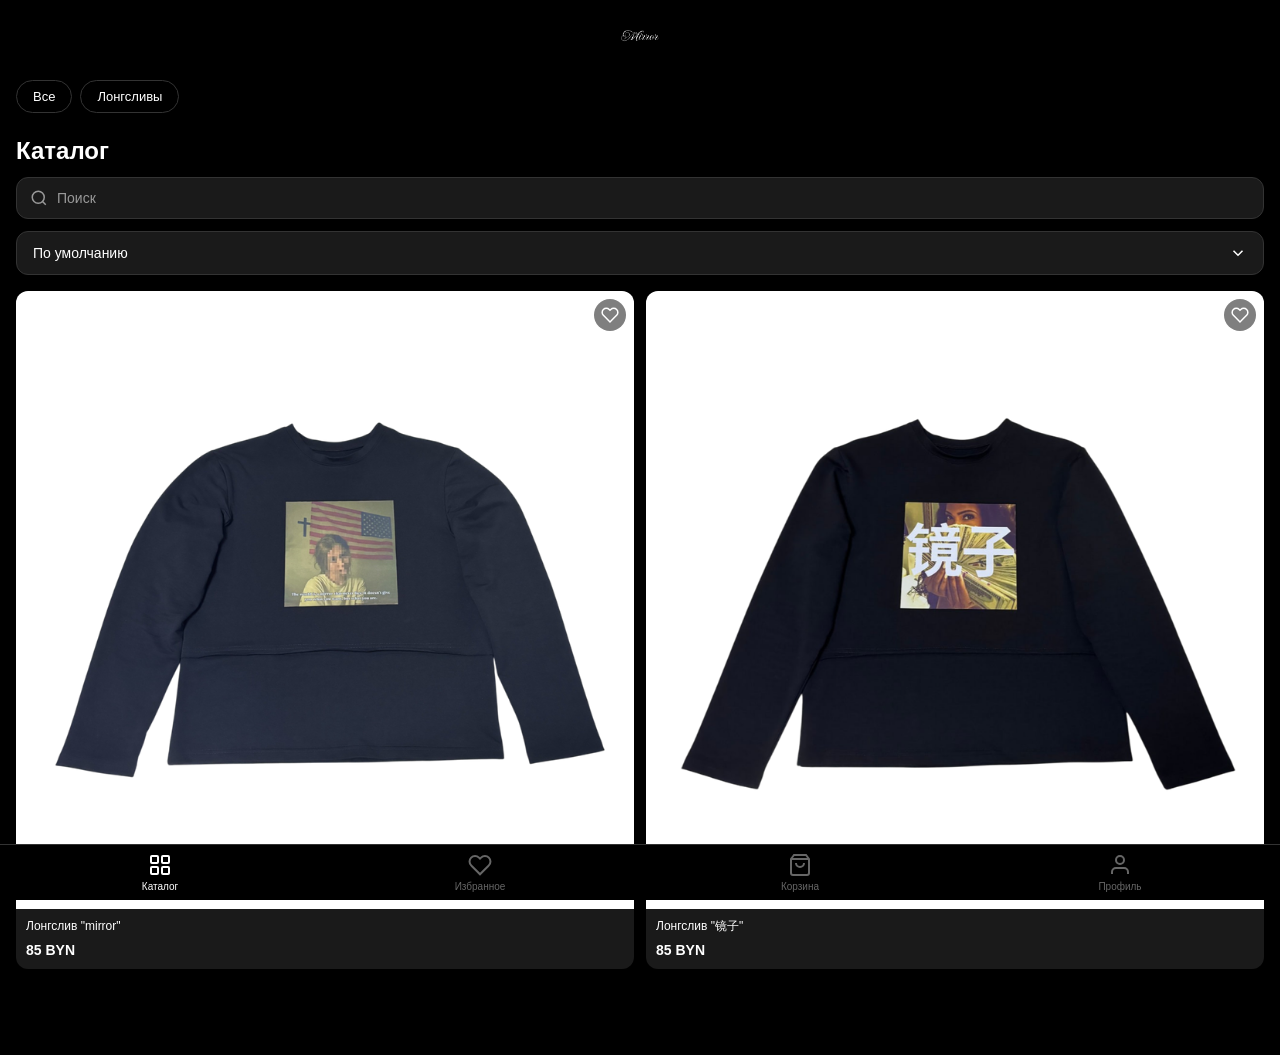
<file: index.html>
<!DOCTYPE html>
<html lang="ru">
<head>
    <meta charset="UTF-8">
    <meta name="viewport" content="width=device-width, initial-scale=1.0, maximum-scale=1.0, user-scalable=no">
    <title>mirror.mirror.o</title>
    <script src="https://telegram.org/js/telegram-web-app.js"></script>
    <link rel="stylesheet" href="css/styles.css?v=17">
</head>
<body>
    <div id="app"></div>
    <script src="js/data.js?v=21"></script>
    <script src="js/app.js?v=24"></script>
</body>
</html>
</file>
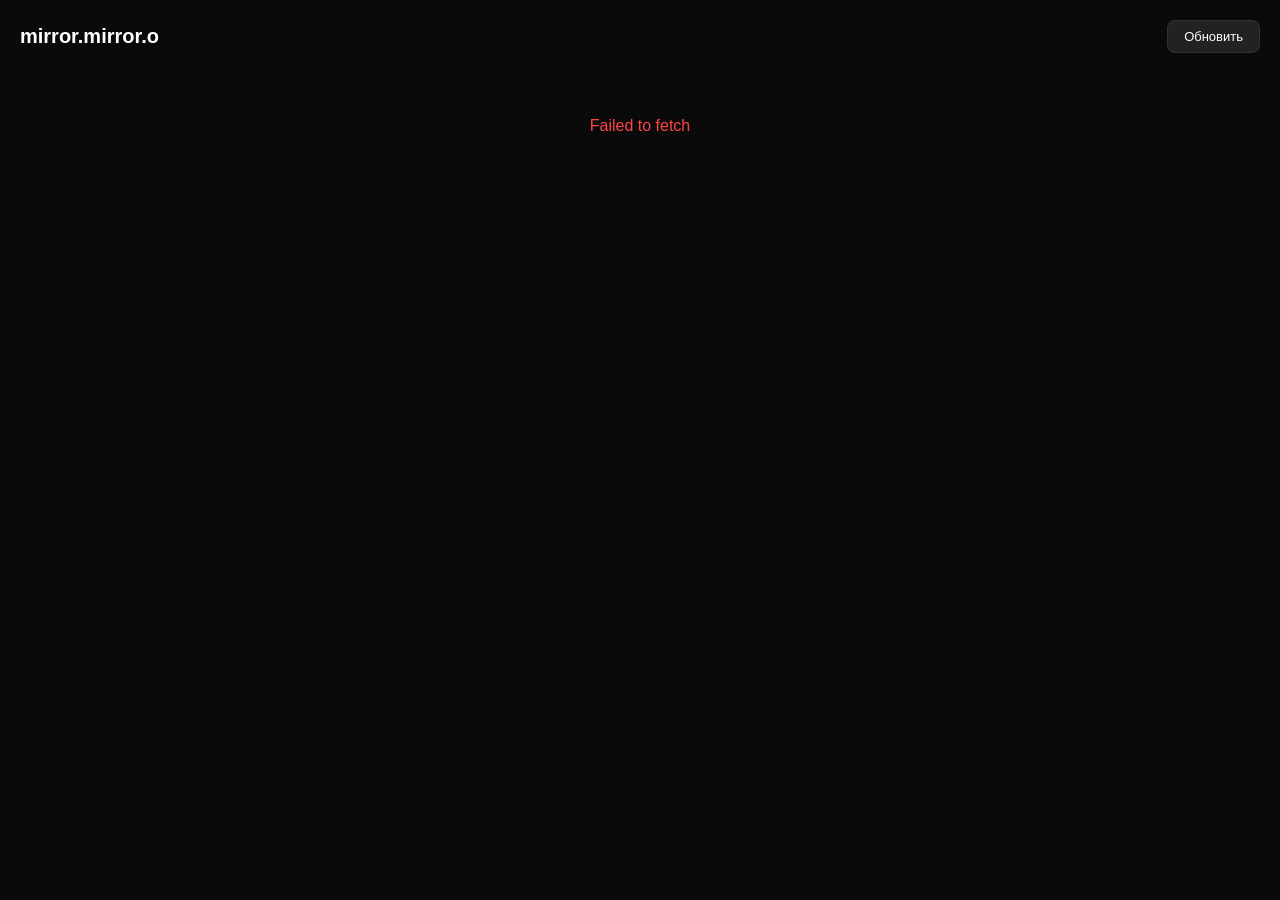
<file: stats.html>
<!DOCTYPE html>
<html lang="ru">
<head>
    <meta charset="UTF-8">
    <meta name="viewport" content="width=device-width, initial-scale=1.0">
    <title>mirror.mirror.o — Статистика</title>
    <style>
        * { margin: 0; padding: 0; box-sizing: border-box; }
        body { font-family: -apple-system, BlinkMacSystemFont, 'Segoe UI', sans-serif; background: #0a0a0a; color: #fff; min-height: 100vh; padding: 20px; }
        .header { display: flex; justify-content: space-between; align-items: center; margin-bottom: 24px; }
        .header h1 { font-size: 20px; font-weight: 700; }
        .refresh-btn { background: #222; border: 1px solid #333; color: #fff; padding: 8px 16px; border-radius: 8px; cursor: pointer; font-size: 13px; }
        .refresh-btn:hover { background: #333; }
        .cards { display: grid; grid-template-columns: 1fr 1fr; gap: 12px; margin-bottom: 24px; }
        .card { background: #151515; border: 1px solid #222; border-radius: 12px; padding: 16px; }
        .card-label { font-size: 12px; color: #888; margin-bottom: 4px; }
        .card-value { font-size: 28px; font-weight: 700; }
        .section-title { font-size: 16px; font-weight: 600; margin-bottom: 12px; }
        .chart { display: flex; align-items: flex-end; gap: 8px; height: 120px; margin-bottom: 24px; background: #151515; border: 1px solid #222; border-radius: 12px; padding: 16px; }
        .chart-bar { flex: 1; display: flex; flex-direction: column; align-items: center; gap: 4px; }
        .chart-bar-fill { width: 100%; background: #fff; border-radius: 4px 4px 0 0; min-height: 2px; transition: height 0.3s; }
        .chart-bar-label { font-size: 10px; color: #888; }
        .chart-bar-count { font-size: 11px; font-weight: 600; }
        .users-list { background: #151515; border: 1px solid #222; border-radius: 12px; overflow: hidden; }
        .user-row { display: flex; align-items: center; padding: 12px 16px; border-bottom: 1px solid #1a1a1a; }
        .user-row:last-child { border-bottom: none; }
        .user-avatar { width: 36px; height: 36px; border-radius: 50%; background: #333; display: flex; align-items: center; justify-content: center; font-size: 14px; font-weight: 600; margin-right: 12px; flex-shrink: 0; }
        .user-info { flex: 1; }
        .user-name { font-size: 14px; font-weight: 600; }
        .user-username { font-size: 12px; color: #888; }
        .user-stats { text-align: right; }
        .user-visits { font-size: 16px; font-weight: 700; }
        .user-last { font-size: 11px; color: #888; }
        .loading { text-align: center; padding: 40px; color: #888; }
        .error { text-align: center; padding: 40px; color: #f44; }
        .today { color: #4f4; }
    </style>
</head>
<body>
    <div class="header">
        <h1>mirror.mirror.o</h1>
        <button class="refresh-btn" onclick="loadStats()">Обновить</button>
    </div>
    <div id="content"><div class="loading">Загрузка...</div></div>

    <script>
        const params = new URLSearchParams(window.location.search);
        const API = 'https://mirror-mini-app.vercel.app/api/stats?key=' + (params.get('key') || '');

        async function loadStats() {
            const content = document.getElementById('content');
            try {
                const resp = await fetch(API);
                if (!resp.ok) throw new Error(resp.status === 403 ? 'Нет доступа' : 'Ошибка сервера');
                const data = await resp.json();
                if (data.error) throw new Error(data.error === 'KV not configured' ? 'KV хранилище не настроено в Vercel' : data.error);
                render(data);
            } catch(e) {
                content.innerHTML = `<div class="error">${e.message}</div>`;
            }
        }

        function render(data) {
            const content = document.getElementById('content');
            const today = new Date().toISOString().slice(0, 10);
            const todayVisits = data.days[today] || 0;

            const days = Object.entries(data.days).sort((a, b) => a[0].localeCompare(b[0]));
            const maxDay = Math.max(...days.map(d => d[1]), 1);

            content.innerHTML = `
                <div class="cards">
                    <div class="card">
                        <div class="card-label">Всего пользователей</div>
                        <div class="card-value">${data.totalUsers}</div>
                    </div>
                    <div class="card">
                        <div class="card-label">Всего визитов</div>
                        <div class="card-value">${data.totalVisits}</div>
                    </div>
                    <div class="card">
                        <div class="card-label">Сегодня</div>
                        <div class="card-value today">${todayVisits}</div>
                    </div>
                    <div class="card">
                        <div class="card-label">Ср. визитов/день</div>
                        <div class="card-value">${days.length ? (days.reduce((s, d) => s + d[1], 0) / days.length).toFixed(1) : 0}</div>
                    </div>
                </div>

                <div class="section-title">Визиты за неделю</div>
                <div class="chart">
                    ${days.map(([d, count]) => {
                        const h = Math.max((count / maxDay) * 80, 2);
                        const label = d.slice(5).replace('-', '.');
                        const isToday = d === today;
                        return `<div class="chart-bar">
                            <div class="chart-bar-count" ${isToday ? 'style="color:#4f4"' : ''}>${count}</div>
                            <div class="chart-bar-fill" style="height:${h}px;${isToday ? 'background:#4f4' : ''}"></div>
                            <div class="chart-bar-label">${label}</div>
                        </div>`;
                    }).join('')}
                </div>

                <div class="section-title">Пользователи (${data.users.length})</div>
                <div class="users-list">
                    ${data.users.length === 0 ? '<div class="loading">Пока нет данных</div>' : data.users.map(u => `
                        <div class="user-row">
                            <div class="user-avatar">${(u.name || '?')[0].toUpperCase()}</div>
                            <div class="user-info">
                                <div class="user-name">${u.name || 'Без имени'}</div>
                                <div class="user-username">${u.username ? '@' + u.username : 'id: ' + u.id}</div>
                            </div>
                            <div class="user-stats">
                                <div class="user-visits">${u.visits}</div>
                                <div class="user-last">${u.lastVisit === today ? 'сегодня' : u.lastVisit?.slice(5).replace('-', '.') || ''}</div>
                            </div>
                        </div>`).join('')}
                </div>`;
        }

        loadStats();
    </script>
</body>
</html>
</file>
<file: css/styles.css>
/* mirror.mirror.o — styles */
*, *::before, *::after {
    margin: 0;
    padding: 0;
    box-sizing: border-box;
}

:root {
    --bg: #000;
    --bg-card: #1a1a1a;
    --bg-input: #1a1a1a;
    --bg-overlay: rgba(0,0,0,0.85);
    --text: #fff;
    --text-secondary: #999;
    --accent: #fff;
    --border: #333;
    --tab-active: #fff;
    --tab-inactive: #666;
    --radius: 12px;
    --radius-sm: 8px;
}

body {
    font-family: -apple-system, BlinkMacSystemFont, 'Segoe UI', Roboto, sans-serif;
    background: var(--bg);
    color: var(--text);
    min-height: 100vh;
    overflow-x: hidden;
    -webkit-tap-highlight-color: transparent;
}

#app {
    padding-bottom: 70px;
}

/* ===== HEADER ===== */
.header {
    display: flex;
    align-items: center;
    justify-content: center;
    padding: 12px 16px;
    position: sticky;
    top: 0;
    background: var(--bg);
    z-index: 100;
}

.header-logo {
    height: 48px;
}

/* ===== CATEGORIES (horizontal scroll) ===== */
.categories {
    display: flex;
    gap: 8px;
    padding: 8px 16px;
    overflow-x: auto;
    scrollbar-width: none;
    -webkit-overflow-scrolling: touch;
}

.categories::-webkit-scrollbar {
    display: none;
}

.category-tag {
    flex-shrink: 0;
    padding: 8px 16px;
    border-radius: 20px;
    border: 1px solid var(--border);
    background: transparent;
    color: var(--text);
    font-size: 13px;
    cursor: pointer;
    transition: background 0.2s, border-color 0.2s;
    white-space: nowrap;
}

.category-tag.active {
    background: var(--text);
    color: var(--bg);
    border-color: var(--text);
}

/* ===== CATALOG SECTION ===== */
.catalog-section {
    padding: 16px;
}

.catalog-title {
    font-size: 24px;
    font-weight: 700;
    margin-bottom: 12px;
}

/* ===== SEARCH ===== */
.search-bar {
    position: relative;
    margin-bottom: 12px;
}

.search-bar input {
    width: 100%;
    padding: 12px 16px;
    padding-left: 40px;
    background: var(--bg-input);
    border: 1px solid var(--border);
    border-radius: var(--radius);
    color: var(--text);
    font-size: 14px;
    outline: none;
}

.search-bar input::placeholder {
    color: var(--text-secondary);
}

.search-bar svg {
    position: absolute;
    left: 14px;
    top: 50%;
    transform: translateY(-50%);
    color: var(--text-secondary);
}

/* ===== SORT DROPDOWN ===== */
.sort-wrapper {
    position: relative;
    margin-bottom: 16px;
}

.sort-button {
    width: 100%;
    display: flex;
    align-items: center;
    justify-content: space-between;
    padding: 12px 16px;
    background: var(--bg-input);
    border: 1px solid var(--border);
    border-radius: var(--radius);
    color: var(--text);
    font-size: 14px;
    cursor: pointer;
}

.sort-button svg {
    transition: transform 0.2s;
}

.sort-button.open svg {
    transform: rotate(180deg);
}

.sort-dropdown {
    display: none;
    position: absolute;
    top: calc(100% + 4px);
    left: 0;
    right: 0;
    background: var(--bg-card);
    border: 1px solid var(--border);
    border-radius: var(--radius);
    overflow: hidden;
    z-index: 50;
}

.sort-dropdown.show {
    display: block;
}

.sort-option {
    padding: 12px 16px;
    font-size: 14px;
    color: var(--text-secondary);
    cursor: pointer;
    transition: background 0.15s;
}

.sort-option:hover {
    background: rgba(255,255,255,0.05);
}

.sort-option.active {
    color: var(--text);
    font-weight: 600;
}

/* ===== PRODUCT GRID ===== */
.product-grid {
    display: grid;
    grid-template-columns: 1fr 1fr;
    gap: 12px;
}

.product-card {
    background: var(--bg-card);
    border-radius: var(--radius);
    overflow: hidden;
    cursor: pointer;
    transition: transform 0.15s;
}

.product-card:active {
    transform: scale(0.97);
}

.product-image-wrap {
    position: relative;
    width: 100%;
    aspect-ratio: 1;
    background: #fff;
    display: flex;
    align-items: center;
    justify-content: center;
    overflow: hidden;
}

.product-image-wrap img {
    width: 100%;
    height: 100%;
    object-fit: contain;
}

.product-placeholder {
    color: var(--text-secondary);
    font-size: 40px;
}

.product-badge {
    position: absolute;
    top: 8px;
    left: 8px;
    padding: 4px 10px;
    border-radius: 4px;
    font-size: 11px;
    font-weight: 700;
    text-transform: uppercase;
    background: var(--text);
    color: var(--bg);
}

.product-cart-btn {
    position: absolute;
    bottom: 8px;
    right: 8px;
    width: 36px;
    height: 36px;
    border-radius: 50%;
    background: rgba(0,0,0,0.6);
    border: 1px solid var(--border);
    display: flex;
    align-items: center;
    justify-content: center;
    cursor: pointer;
    color: var(--text);
}

.product-info {
    padding: 10px;
}

.product-name {
    font-size: 12px;
    font-weight: 500;
    line-height: 1.3;
    margin-bottom: 6px;
    display: -webkit-box;
    -webkit-line-clamp: 2;
    -webkit-box-orient: vertical;
    overflow: hidden;
}

.product-price {
    font-size: 14px;
    font-weight: 700;
}

.product-old-price {
    font-size: 12px;
    color: var(--text-secondary);
    text-decoration: line-through;
    margin-left: 6px;
}

/* ===== BOTTOM TAB BAR ===== */
.tab-bar {
    position: fixed;
    bottom: 0;
    left: 0;
    right: 0;
    display: flex;
    background: var(--bg);
    border-top: 1px solid var(--border);
    z-index: 200;
    padding-bottom: env(safe-area-inset-bottom, 0);
}

.tab-item {
    flex: 1;
    display: flex;
    flex-direction: column;
    align-items: center;
    justify-content: center;
    padding: 8px 0;
    gap: 4px;
    cursor: pointer;
    color: var(--tab-inactive);
    transition: color 0.2s;
    text-decoration: none;
    -webkit-tap-highlight-color: transparent;
}

.tab-item.active {
    color: var(--tab-active);
}

.tab-item svg {
    width: 24px;
    height: 24px;
}

.tab-label {
    font-size: 10px;
}

.tab-badge {
    position: absolute;
    top: 2px;
    right: calc(50% - 18px);
    min-width: 16px;
    height: 16px;
    border-radius: 8px;
    background: #ff4444;
    color: #fff;
    font-size: 10px;
    font-weight: 700;
    display: flex;
    align-items: center;
    justify-content: center;
    padding: 0 4px;
}

/* ===== PAGE CONTAINERS ===== */
.page {
    display: none;
}

.page.active {
    display: block;
}

/* ===== STUB PAGE ===== */
.stub-page {
    display: flex;
    flex-direction: column;
    align-items: center;
    justify-content: center;
    min-height: 60vh;
    text-align: center;
    padding: 32px;
}

.stub-icon {
    font-size: 48px;
    margin-bottom: 16px;
    opacity: 0.3;
}

.stub-title {
    font-size: 18px;
    font-weight: 600;
    margin-bottom: 8px;
}

.stub-text {
    font-size: 14px;
    color: var(--text-secondary);
}

/* ===== PROFILE ===== */
.profile-menu {
    padding: 16px;
}

.profile-item {
    display: flex;
    align-items: center;
    justify-content: space-between;
    padding: 16px;
    border-bottom: 1px solid var(--border);
    cursor: pointer;
}

.profile-item-label {
    font-size: 15px;
}

.profile-item svg {
    color: var(--text-secondary);
}

/* ===== PRODUCT DETAIL ===== */
.product-detail {
    position: fixed;
    top: 0;
    left: 0;
    right: 0;
    bottom: 0;
    background: var(--bg);
    z-index: 300;
    overflow-y: auto;
    -webkit-overflow-scrolling: touch;
}

.detail-header {
    display: flex;
    align-items: center;
    padding: 12px 16px;
    position: sticky;
    top: 0;
    background: var(--bg);
    z-index: 10;
}

.detail-back {
    width: 40px;
    height: 40px;
    border-radius: 50%;
    background: none;
    border: none;
    color: var(--text);
    cursor: pointer;
    display: flex;
    align-items: center;
    justify-content: center;
}

.detail-header-title {
    flex: 1;
    text-align: center;
    font-size: 14px;
    font-weight: 500;
    margin-right: 40px;
}

/* Gallery */
.detail-gallery {
    position: relative;
    width: 100%;
    aspect-ratio: 1;
    background: #fff;
    overflow: hidden;
}

.gallery-track {
    display: flex;
    height: 100%;
    transition: transform 0.3s ease;
}

.gallery-slide {
    min-width: 100%;
    height: 100%;
    display: flex;
    align-items: center;
    justify-content: center;
    font-size: 80px;
}

.gallery-slide img {
    width: 100%;
    height: 100%;
    object-fit: contain;
}

.gallery-arrow {
    position: absolute;
    top: 50%;
    transform: translateY(-50%);
    width: 40px;
    height: 40px;
    border-radius: 50%;
    background: rgba(80,80,80,0.7);
    border: none;
    color: var(--text);
    cursor: pointer;
    display: flex;
    align-items: center;
    justify-content: center;
    z-index: 5;
}

.gallery-arrow.left {
    left: 10px;
}

.gallery-arrow.right {
    right: 10px;
}

.gallery-badge {
    position: absolute;
    top: 12px;
    left: 12px;
    padding: 4px 12px;
    border-radius: 4px;
    font-size: 12px;
    font-weight: 700;
    text-transform: uppercase;
    background: var(--text);
    color: var(--bg);
    z-index: 5;
}

.gallery-thumbnails {
    display: flex;
    gap: 8px;
    padding: 12px 16px;
}

.gallery-thumb {
    width: 48px;
    height: 48px;
    border-radius: 6px;
    background: var(--bg-card);
    border: 2px solid transparent;
    cursor: pointer;
    display: flex;
    align-items: center;
    justify-content: center;
    font-size: 20px;
    overflow: hidden;
}

.gallery-thumb.active {
    border-color: var(--text);
}

/* Detail info */
.detail-body {
    padding: 0 16px 120px;
}

.detail-name {
    font-size: 18px;
    font-weight: 700;
    line-height: 1.3;
    margin-bottom: 8px;
}

.detail-price-row {
    display: flex;
    align-items: baseline;
    gap: 8px;
    margin-bottom: 16px;
}

.detail-price {
    font-size: 20px;
    font-weight: 700;
}

.detail-old-price {
    font-size: 14px;
    color: var(--text-secondary);
    text-decoration: line-through;
}

.detail-share {
    margin-left: auto;
    background: none;
    border: none;
    color: var(--text-secondary);
    cursor: pointer;
}

.detail-description-label {
    font-size: 14px;
    font-weight: 600;
    font-style: italic;
    margin-bottom: 6px;
}

.detail-description {
    font-size: 13px;
    color: var(--text-secondary);
    line-height: 1.5;
    margin-bottom: 16px;
}

/* Size selector */
.detail-section-label {
    font-size: 12px;
    font-weight: 600;
    letter-spacing: 0.5px;
    text-transform: uppercase;
    color: var(--text-secondary);
    margin-bottom: 10px;
}

.size-selector {
    display: flex;
    gap: 10px;
    margin-bottom: 20px;
}

.size-btn {
    width: 44px;
    height: 44px;
    border-radius: 50%;
    border: 1px solid var(--border);
    background: transparent;
    color: var(--text);
    font-size: 13px;
    font-weight: 600;
    cursor: pointer;
    transition: all 0.2s;
}

.size-btn.active {
    background: var(--text);
    color: var(--bg);
    border-color: var(--text);
}

/* Quantity selector */
.qty-selector {
    display: flex;
    align-items: center;
    gap: 16px;
    margin-bottom: 20px;
}

.qty-btn {
    width: 32px;
    height: 32px;
    border-radius: 50%;
    border: 1px solid var(--border);
    background: transparent;
    color: var(--text);
    font-size: 18px;
    cursor: pointer;
    display: flex;
    align-items: center;
    justify-content: center;
}

.qty-value {
    font-size: 16px;
    font-weight: 600;
    min-width: 20px;
    text-align: center;
}

/* Shipping notice */
.shipping-notice {
    display: flex;
    align-items: center;
    gap: 8px;
    padding: 12px 16px;
    background: var(--bg-card);
    border-radius: var(--radius);
    margin-bottom: 20px;
    font-size: 13px;
}

.shipping-dot {
    width: 8px;
    height: 8px;
    border-radius: 50%;
    background: #e8a020;
    flex-shrink: 0;
}

.shipping-notice.hidden {
    display: none;
}

/* Accordion */
.accordion {
    border-top: 1px solid var(--border);
}

.accordion-item {
    border-bottom: 1px solid var(--border);
}

.accordion-header {
    display: flex;
    align-items: center;
    justify-content: space-between;
    padding: 16px 0;
    cursor: pointer;
    font-size: 14px;
    font-weight: 600;
}

.accordion-header svg {
    color: var(--text-secondary);
    transition: transform 0.2s;
}

.accordion-header.open svg {
    transform: rotate(180deg);
}

.accordion-content {
    display: none;
    padding: 0 0 16px;
    font-size: 13px;
    color: var(--text-secondary);
    line-height: 1.5;
}

.accordion-content.show {
    display: block;
}

/* Bottom add-to-cart bar */
.detail-bottom-bar {
    position: fixed;
    bottom: 0;
    left: 0;
    right: 0;
    padding: 12px 16px;
    padding-bottom: calc(12px + env(safe-area-inset-bottom, 0));
    background: var(--bg);
    border-top: 1px solid var(--border);
    display: flex;
    gap: 12px;
    z-index: 310;
}

.btn-add-cart {
    flex: 1;
    padding: 16px;
    background: var(--text);
    color: var(--bg);
    border: none;
    border-radius: var(--radius);
    font-size: 15px;
    font-weight: 600;
    cursor: pointer;
    transition: opacity 0.2s;
}

.btn-add-cart:active {
    opacity: 0.8;
}

.btn-favorite {
    width: 52px;
    height: 52px;
    border-radius: var(--radius);
    border: 1px solid var(--border);
    background: transparent;
    color: var(--text);
    cursor: pointer;
    display: flex;
    align-items: center;
    justify-content: center;
}

.app-toast {
    position: fixed;
    bottom: 100px;
    left: 50%;
    transform: translateX(-50%) translateY(20px);
    background: #333;
    color: #fff;
    padding: 12px 24px;
    border-radius: 12px;
    font-size: 14px;
    z-index: 10000;
    opacity: 0;
    transition: opacity 0.3s, transform 0.3s;
    pointer-events: none;
    text-align: center;
    max-width: 80%;
}
.app-toast.show {
    opacity: 1;
    transform: translateX(-50%) translateY(0);
}

.product-fav-btn {
    position: absolute;
    top: 8px;
    right: 8px;
    width: 32px;
    height: 32px;
    background: rgba(0,0,0,0.5);
    border-radius: 50%;
    display: flex;
    align-items: center;
    justify-content: center;
    color: #fff;
    cursor: pointer;
    z-index: 2;
}
.product-fav-btn.active {
    color: #ff4466;
}
.btn-favorite.active {
    color: #ff4466;
}

.order-overlay {
    position: fixed;
    top: 0;
    left: 0;
    right: 0;
    bottom: 0;
    background: rgba(0,0,0,0.8);
    z-index: 9999;
    display: flex;
    align-items: flex-end;
    justify-content: center;
}
.order-form {
    background: var(--bg-card);
    border-radius: 20px 20px 0 0;
    padding: 24px 16px 32px;
    width: 100%;
    max-width: 500px;
    max-height: 90vh;
    overflow-y: auto;
}
</file>
